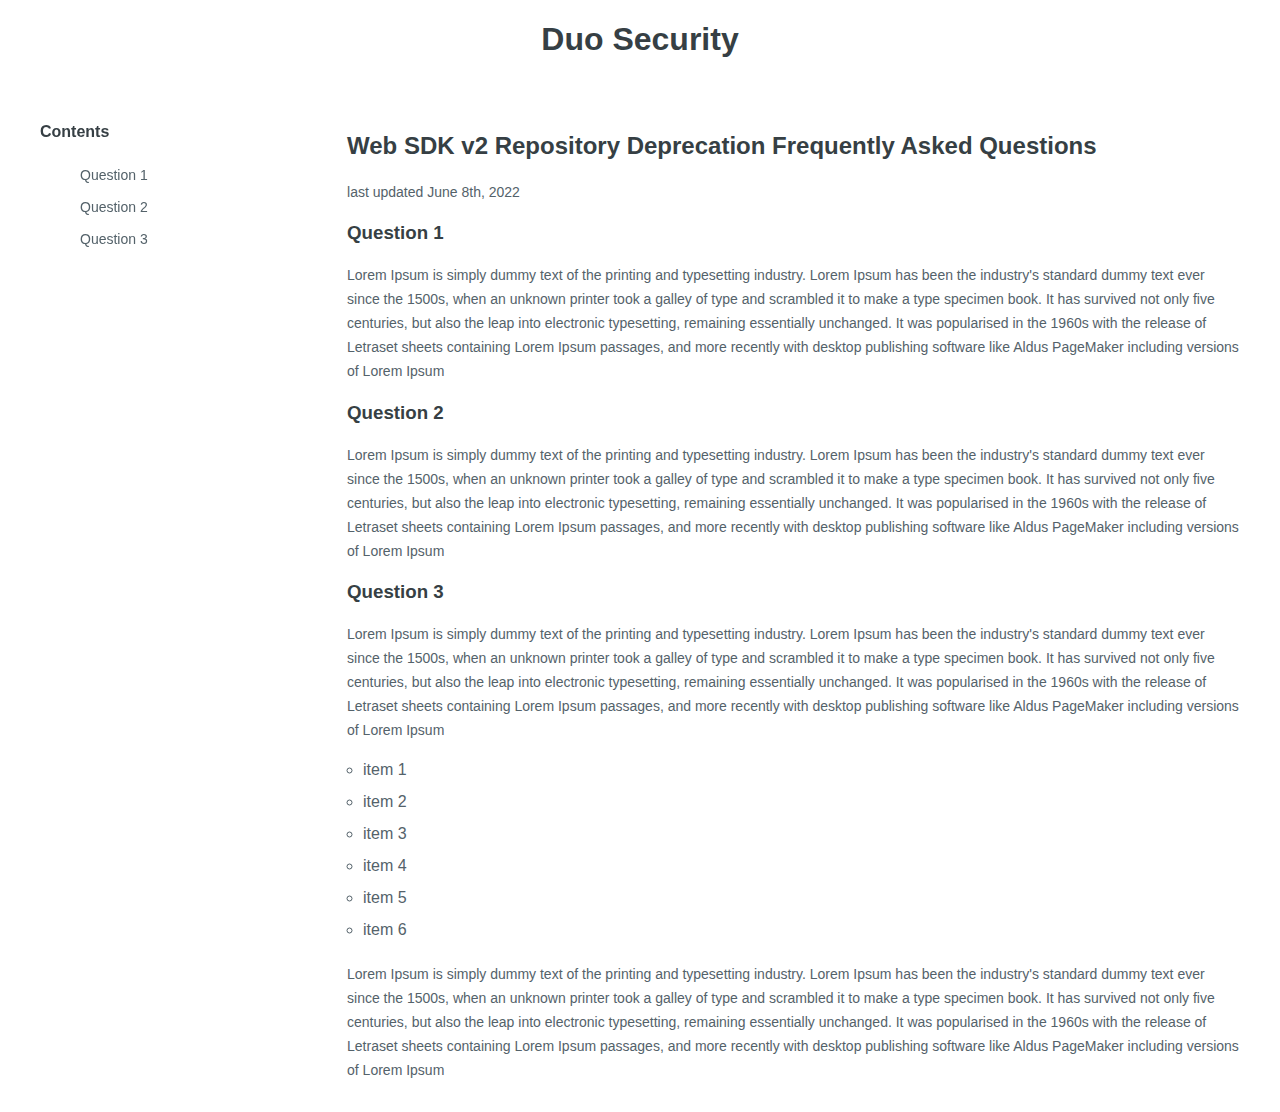
<file: index.html>
<!doctype html>
<html>
  </head>
    <title>Web SDK v2 Repository Deprecation FAQ</title>
    <link rel="stylesheet" href="./style.css">
  </head>
  <body>
    <h1><center>Duo Security</center></h1>
    <div class="faq-detail">

    <div class="faq-nav">
      <div class="sticky-wrapper">
        <div class="faq-sticker">
          <h4 class="faq-nav-header">Contents</h4>
          <ul>
            <li><a href="#Question1">Question 1</a></li>
            <li><a href="#Question2">Question 2</a></li>
            <li><a href="#Question3">Question 3</a></li>
          </ul>
        </div>
    </div>
    </div>
    <div class="faq-content">
      <h2>Web SDK v2 Repository Deprecation Frequently Asked Questions</h2>
      <p>last updated June 8th, 2022</p>
    <div id="Question1">
    <h3>Question 1</h3>
  </div>
    <p>Lorem Ipsum is simply dummy text of the printing and typesetting industry. Lorem Ipsum has been the industry's standard dummy text ever since the 1500s, when an unknown printer took a galley of type and scrambled it to make a type specimen book. It has survived not only five centuries, but also the leap into electronic typesetting, remaining essentially unchanged. It was popularised in the 1960s with the release of Letraset sheets containing Lorem Ipsum passages, and more recently with desktop publishing software like Aldus PageMaker including versions of Lorem Ipsum</p>
    <div id="Question2">
    <h3>Question 2</h3>
  </div>
    <p>Lorem Ipsum is simply dummy text of the printing and typesetting industry. Lorem Ipsum has been the industry's standard dummy text ever since the 1500s, when an unknown printer took a galley of type and scrambled it to make a type specimen book. It has survived not only five centuries, but also the leap into electronic typesetting, remaining essentially unchanged. It was popularised in the 1960s with the release of Letraset sheets containing Lorem Ipsum passages, and more recently with desktop publishing software like Aldus PageMaker including versions of Lorem Ipsum</p>
    <div id="Question3">
    <h3>Question 3</h3>
  </div>
    <p>Lorem Ipsum is simply dummy text of the printing and typesetting industry. Lorem Ipsum has been the industry's standard dummy text ever since the 1500s, when an unknown printer took a galley of type and scrambled it to make a type specimen book. It has survived not only five centuries, but also the leap into electronic typesetting, remaining essentially unchanged. It was popularised in the 1960s with the release of Letraset sheets containing Lorem Ipsum passages, and more recently with desktop publishing software like Aldus PageMaker including versions of Lorem Ipsum</p>
    <ul>
      <li>item 1</li>
      <li>item 2</li>
      <li>item 3</li>
      <li>item 4</li>
      <li>item 5</li>
      <li>item 6</li>      
    </ul>
    <p>Lorem Ipsum is simply dummy text of the printing and typesetting industry. Lorem Ipsum has been the industry's standard dummy text ever since the 1500s, when an unknown printer took a galley of type and scrambled it to make a type specimen book. It has survived not only five centuries, but also the leap into electronic typesetting, remaining essentially unchanged. It was popularised in the 1960s with the release of Letraset sheets containing Lorem Ipsum passages, and more recently with desktop publishing software like Aldus PageMaker including versions of Lorem Ipsum</p>
    </div>
    </div>
  </body>
</html>
</file>
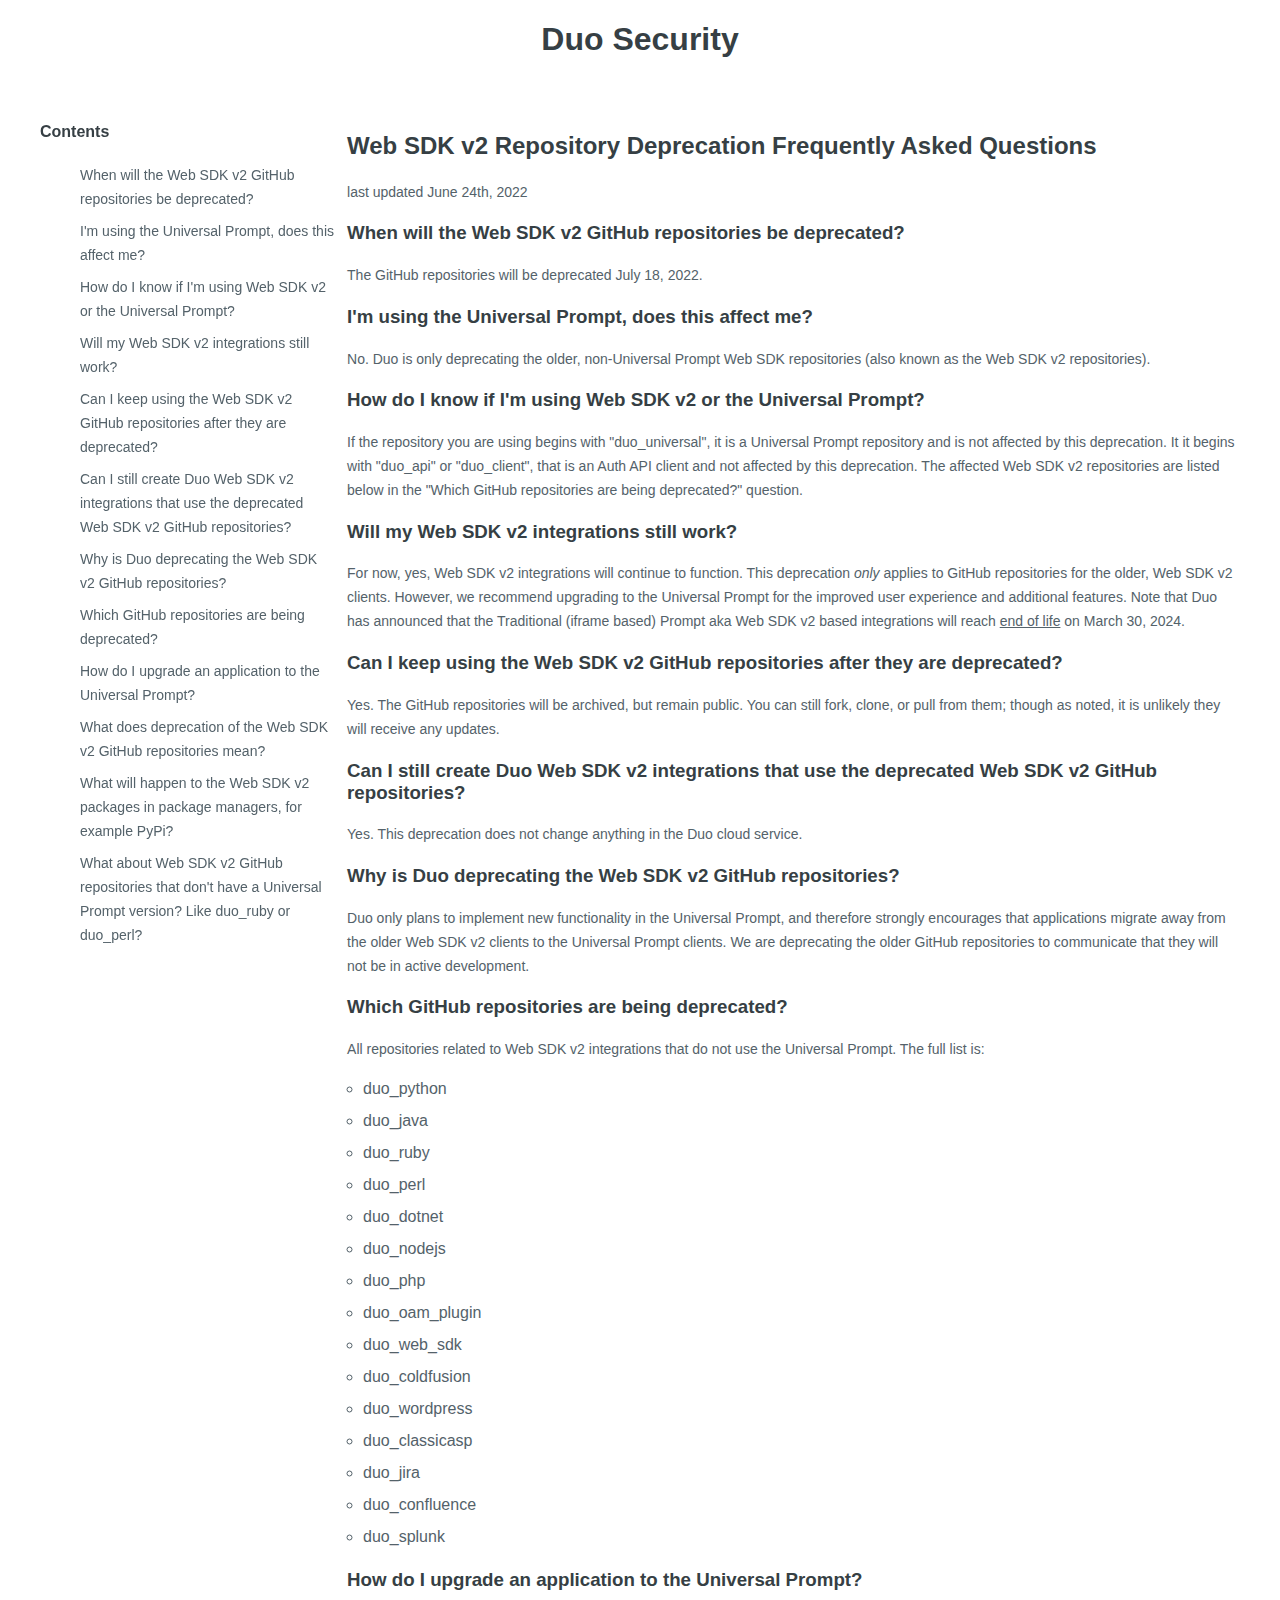
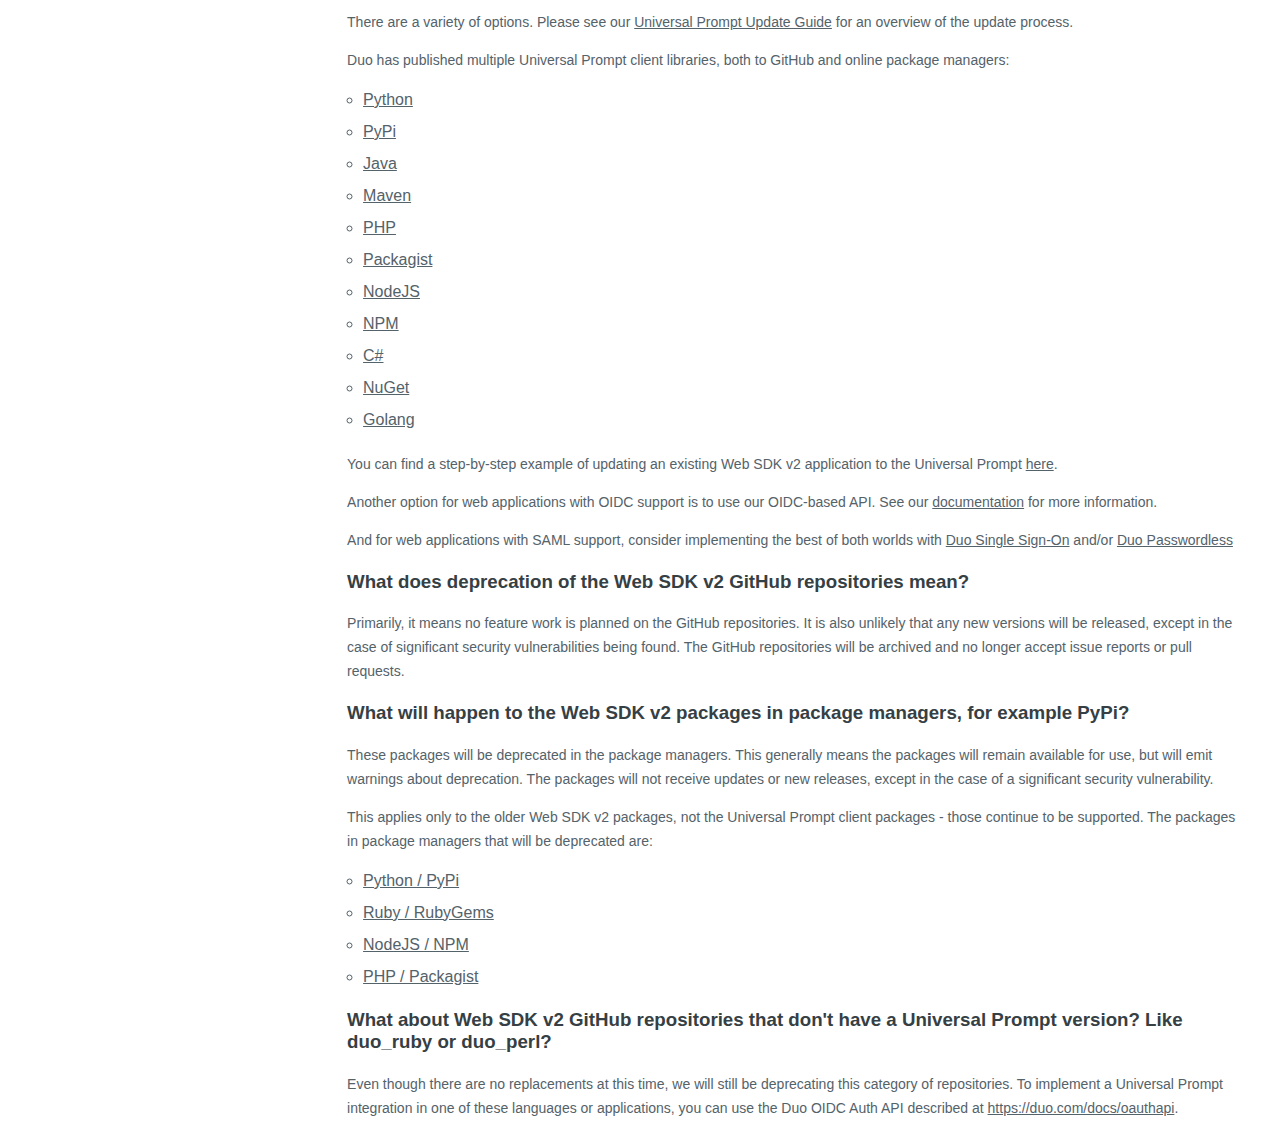
<file: faq.html>
<!doctype html>
<html>
  </head>
    <title>Web SDK v2 Repository Deprecation FAQ</title>
    <link rel="stylesheet" href="./style.css">
  </head>
  <body>
    <h1><center>Duo Security</center></h1>
    <div class="faq-detail">

    <div class="faq-nav">
      <div class="sticky-wrapper">
        <div class="faq-sticker">
          <h4 class="faq-nav-header">Contents</h4>
          <ul>
            <li><a href="#Question1">When will the Web SDK v2 GitHub repositories be deprecated?</a></li>
            <li><a href="#Question2">I'm using the Universal Prompt, does this affect me?</a></li>
            <li><a href="#Question3">How do I know if I'm using Web SDK v2 or the Universal Prompt?</a></li>
            <li><a href="#Question4">Will my Web SDK v2 integrations still work?</a></li>
            <li><a href="#Question5">Can I keep using the Web SDK v2 GitHub repositories after they are deprecated?</a></li>
            <li><a href="#Question6">Can I still create Duo Web SDK v2 integrations that use the deprecated Web SDK v2 GitHub repositories?</a></li>
            <li><a href="#Question7">Why is Duo deprecating the Web SDK v2 GitHub repositories?</a></li>
            <li><a href="#Question8">Which GitHub repositories are being deprecated?</a></li>
            <li><a href="#Question9">How do I upgrade an application to the Universal Prompt?</a></li>
            <li><a href="#Question10">What does deprecation of the Web SDK v2 GitHub repositories mean?</a></li>
            <li><a href="#Question11">What will happen to the Web SDK v2 packages in package managers, for example PyPi?</a></li>
            <li><a href="#Question12">What about Web SDK v2 GitHub repositories that don't have a Universal Prompt version?  Like duo_ruby or duo_perl?</a></li>
          </ul>
        </div>
    </div>
    </div>
    <div class="faq-content">
      <h2>Web SDK v2 Repository Deprecation Frequently Asked Questions</h2>
      <p>last updated June 24th, 2022</p>
    <div id="Question1">
      <h3>When will the Web SDK v2 GitHub repositories be deprecated?</h3>
  </div>
    <p>The GitHub repositories will be deprecated July 18, 2022.</p>
    <div id="Question2">
    <h3>I'm using the Universal Prompt, does this affect me?</h3>
  </div>
    <p>No.  Duo is only deprecating the older, non-Universal Prompt Web SDK repositories (also known as the Web SDK v2 repositories).</p>
    <div id="Question3">
      <h3>How do I know if I'm using Web SDK v2 or the Universal Prompt?</h3>
  </div>
    <p>If the repository you are using begins with "duo_universal", it is a Universal Prompt repository and is not affected by this deprecation.  It it begins with "duo_api" or "duo_client", that is an Auth API client and not affected by this deprecation. The affected Web SDK v2 repositories are listed below in the "Which GitHub repositories are being deprecated?" question.</p>
    <div id="Question4">
    <h3>Will my Web SDK v2 integrations still work?</h3>
  </div>
  <p>For now, yes, Web SDK v2 integrations will continue to function.  This deprecation <i>only</i> applies to GitHub repositories for the older, Web SDK v2 clients.  However, we recommend upgrading to the Universal Prompt for the improved user experience and additional features.  Note that Duo has announced that the Traditional (iframe based) Prompt aka Web SDK v2 based integrations will reach <a href="https://help.duo.com/s/article/7839?language=en_US">end of life</a> on March 30, 2024.</p>
    <div id="Question5">
      <h3>Can I keep using the Web SDK v2 GitHub repositories after they are deprecated?</h3>
  </div>
    <p>Yes.  The GitHub repositories will be archived, but remain public.  You can still fork, clone, or pull from them; though as noted, it is unlikely they will receive any updates.</p>
    <div id="Question6">
      <h3>Can I still create Duo Web SDK v2 integrations that use the deprecated Web SDK v2 GitHub repositories?</h3>
  </div>
    <p>Yes.  This deprecation does not change anything in the Duo cloud service.</p>
    <div id="Question7">
      <h3>Why is Duo deprecating the Web SDK v2 GitHub repositories?</h3>
  </div>
    <p>Duo only plans to implement new functionality in the Universal Prompt, and therefore strongly encourages that applications migrate away from the older Web SDK v2 clients to the Universal Prompt clients.  We are deprecating the older GitHub repositories to communicate that they will not be in active development.</p>
    <div id="Question8">
      <h3>Which GitHub repositories are being deprecated?</h3>
  </div>
    <p>All repositories related to Web SDK v2 integrations that do not use the Universal Prompt.  The full list is:</p>
    <ul>
      <li>duo_python</li>
      <li>duo_java</li>
      <li>duo_ruby</li>
      <li>duo_perl</li>
      <li>duo_dotnet</li>
      <li>duo_nodejs</li>      
      <li>duo_php</li>      
      <li>duo_oam_plugin</li>      
      <li>duo_web_sdk</li>      
      <li>duo_coldfusion</li>      
      <li>duo_wordpress</li>      
      <li>duo_classicasp</li>      
      <li>duo_jira</li>      
      <li>duo_confluence</li>      
      <li>duo_splunk</li>      
    </ul>
    <div id="Question9">
      <h3>How do I upgrade an application to the Universal Prompt?</h3>
  </div>
  <p>There are a variety of options.  Please see our <a href="https://duo.com/docs/universal-prompt-update-guide">Universal Prompt Update Guide</a> for an overview of the update process.</p>
  <p>Duo has published multiple Universal Prompt client libraries, both to GitHub and online package managers:</p>
    <ul>
      <li><a href="https://github.com/duosecurity/duo_universal_python">Python</a></li>
      <li><a href="https://pypi.org/project/duo-universal/">PyPi</a></li>
      <li><a href="https://github.com/duosecurity/duo_universal_java">Java</a></li>
      <li><a href="https://mvnrepository.com/artifact/com.duosecurity/duo-universal-sdk">Maven</a></li>
      <li><a href="https://github.com/duosecurity/duo_universal_php">PHP</a></li>
      <li><a href="https://packagist.org/packages/duosecurity/duo_universal_php">Packagist</a></li>      
      <li><a href="https://github.com/duosecurity/duo_universal_nodejs">NodeJS</a></li>      
      <li><a href="https://www.npmjs.com/package/@duosecurity/duo_universal">NPM</a></li>      
      <li><a href="https://github.com/duosecurity/duo_universal_csharp">C#</a></li>      
      <li><a href="https://www.nuget.org/packages/DuoUniversal/">NuGet</a></li>      
      <li><a href="https://github.com/duosecurity/duo_universal_golang">Golang</a></li>      
    </ul>
    <p>You can find a step-by-step example of updating an existing Web SDK v2 application to the Universal Prompt <a href="https://github.com/duosecurity/duo_python/pull/57">here</a>.</p>
    <p>Another option for web applications with OIDC support is to use our OIDC-based API.  See our <a href="https://duo.com/docs/oauthapi">documentation</a> for more information.</p>
    <p>And for web applications with SAML support, consider implementing the best of both worlds with <a href="https://duo.com/docs/sso">Duo Single Sign-On</a> and/or <a href="https://duo.com/docs/passwordless">Duo Passwordless</a></p>
    <div id="Question10">
      <h3>What does deprecation of the Web SDK v2 GitHub repositories mean?</h3>
  </div>
    <p>Primarily, it means no feature work is planned on the GitHub repositories.  It is also unlikely that any new versions will be released, except in the case of significant security vulnerabilities being found.  The GitHub repositories will be archived and no longer accept issue reports or pull requests.</p>
    <div id="Question11">
      <h3>What will happen to the Web SDK v2 packages in package managers, for example PyPi?</h3>
  </div>
    <p>These packages will be deprecated in the package managers.  This generally means the packages will remain available for use, but will emit warnings about deprecation.  The packages will not receive updates or new releases, except in the case of a significant security vulnerability.</p>
    <p>This applies only to the older Web SDK v2 packages, not the Universal Prompt client packages - those continue to be supported.  The packages in package managers that will be deprecated are:</p>
    <ul>
      <li><a href="https://pypi.org/project/duo-web/">Python / PyPi</a></li>
      <li><a href="https://rubygems.org/gems/duo_web">Ruby / RubyGems</a></li>
      <li><a href="https://www.npmjs.com/package/@duosecurity/duo_web">NodeJS / NPM</a></li>
      <li><a href="https://packagist.org/packages/duosecurity/duo_php">PHP / Packagist</a></li>
    </ul>
    <div id="Question12">
      <h3>What about Web SDK v2 GitHub repositories that don't have a Universal Prompt version?  Like duo_ruby or duo_perl?</h3>
  </div>
  <p>Even though there are no replacements at this time, we will still be deprecating this category of repositories.  To implement a Universal Prompt integration in one of these languages or applications, you can use the Duo OIDC Auth API described at <a href="https://duo.com/docs/oauthapi">https://duo.com/docs/oauthapi</a>.</p>
    </div>
    </div>
  </body>
</html>
</file>
<file: style.css>
body {
  font-family: "Helvetica Neue", Helvetica, Arial, sans-serif;
  color: #54626a;
}

h1,
h2,
h3,
h4,
h5,
h6 {
  font-weight: bold;
  color: #363f44;
  text-rendering: optimizeLegibility;
  scroll-margin-top: 4.375rem;
}

p {
  color: #54626a;
}

.faq-detail {
  padding: 2rem;
}
.faq-detail p {
  font-size: 0.875rem;
  line-height: 1.5rem;
}

.faq-content {
  display: block;
  float: left;
  width: 74.41059%;
}

.faq-content p {
  margin-bottom: 0.75em;
}

.faq-content ul {
  list-style: circle;
  padding: 0 1em;
  margin-bottom: 1.25rem;
  line-height: 160%;
}

ol li,
ul li {
  display: list-item;
  margin-top: 0.5rem;
  font-weight: 400;
  font-size: 1rem;
  line-height: 1.5rem;
}

ul li::marker {
  unicode-bidi: isolate;
  font-variant-numeric: tabular-nums;
  text-transform: none;
  text-indent: 0px !important;
  text-align: start !important;
  text-align-last: start !important;
}

.faq-nav {
  float: left;
  margin-right: 2.35765%;
  width: 23.23176%;
  display: block;
}

.faq-nav li {
  font-size: 0.875rem;
  list-style-type: none;
}

.sticky-wrapper {
  height: 1000px;
}

.faq-sticker {
  overflow-y: auto;
  max-height: 100%;
  width: 23%;
  max-width: 400px;
  position: fixed;
  top: 102px;
  z-index: inherit;
}

a {
  text-decoration: none;
  color: inherit;
  transition: 0.2s ease-in-out;
}
@media (max-width: 1000px) {
  /* desktop CSS: hide .mobile div */
  .faq-nav {
    display: none
  }
}

li:hover{
  background: #dae4e6;
    -webkit-border-radius: 4px;
    -moz-border-radius: 4px;
    -ms-border-radius: 4px;
    border-radius: 4px;
}

.faq-content  a{
  text-decoration: underline;
}
</file>
